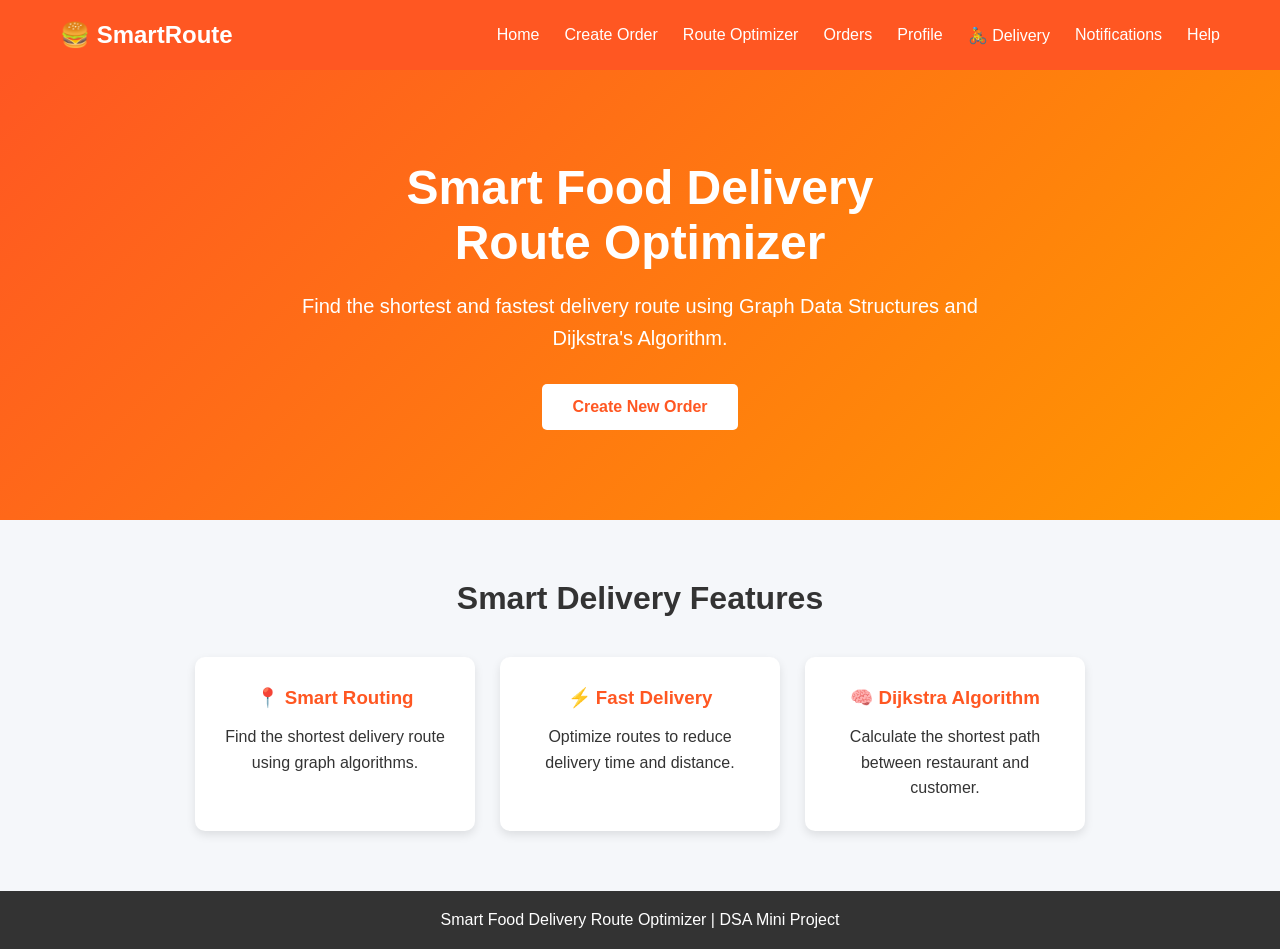
<file: index.html>
<!DOCTYPE html>
<html lang="en">
<head>
    <meta charset="UTF-8">
    <meta name="viewport" content="width=device-width, initial-scale=1.0">

    <title>Smart Food Delivery Route Optimizer</title>

    <link rel="stylesheet" href="css/style.css">
</head>

<body>

    <!-- NAVIGATION BAR -->
<nav>

    <div class="logo">
        🍔 SmartRoute
    </div>

    <div class="nav-links">

        <a href="index.html">Home</a>

        <a href="create-order.html">Create Order</a>

        <a href="route-optimizer.html">Route Optimizer</a>

        <a href="order-history.html">Orders</a>

        <a href="profile.html">Profile</a>
        <a href="delivery-dashboard.html">🚴 Delivery</a>

        <a href="notifications.html">Notifications</a>

        <a href="help-support.html">Help</a>

    </div>

</nav>
    


    <!-- HERO SECTION -->

    <section class="hero">

        <div class="hero-content">

            <h1>
                Smart Food Delivery
                <span>Route Optimizer</span>
            </h1>

            <p>
                Find the shortest and fastest delivery route
                using Graph Data Structures and Dijkstra's Algorithm.
            </p>

            <a href="create-order.html" class="btn">
                Create New Order
            </a>

        </div>

    </section>


    <!-- FEATURES -->

    <section class="features">

        <h2>Smart Delivery Features</h2>

        <div class="feature-container">

            <div class="card">

                <h3>📍 Smart Routing</h3>

                <p>
                    Find the shortest delivery route
                    using graph algorithms.
                </p>

            </div>


            <div class="card">

                <h3>⚡ Fast Delivery</h3>

                <p>
                    Optimize routes to reduce
                    delivery time and distance.
                </p>

            </div>


            <div class="card">

                <h3>🧠 Dijkstra Algorithm</h3>

                <p>
                    Calculate the shortest path
                    between restaurant and customer.
                </p>

            </div>

        </div>

    </section>


    <!-- FOOTER -->

    <footer>

        <p>
            Smart Food Delivery Route Optimizer
            | DSA Mini Project
        </p>

    </footer>

</body>
</html>
</file>
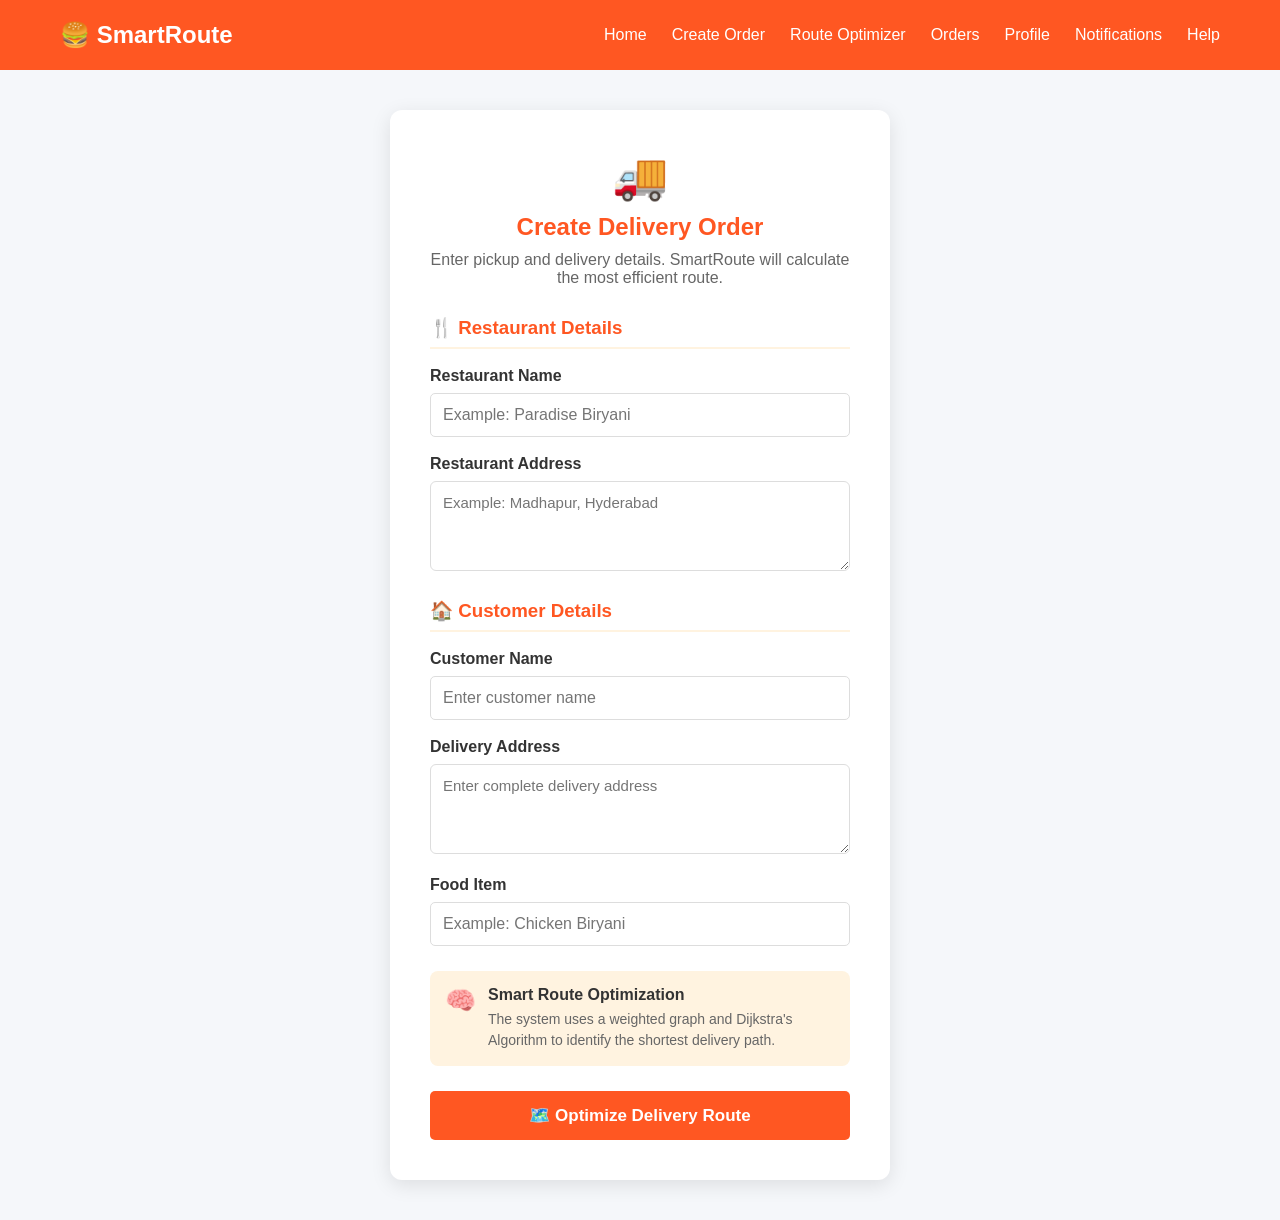
<file: create-order.html>
<!DOCTYPE html>
<html lang="en">

<head>

    <meta charset="UTF-8">

    <meta name="viewport"
          content="width=device-width, initial-scale=1.0">

    <title>Create Order | SmartRoute</title>

    <link rel="stylesheet" href="css/style.css">

</head>

<body>

    <!-- NAVBAR -->

    <nav>

        <div class="logo">
            🍔 SmartRoute
        </div>

        <div class="nav-links">

            <a href="index.html">Home</a>

            <a href="create-order.html">Create Order</a>

            <a href="route-optimizer.html">Route Optimizer</a>

            <a href="order-history.html">Orders</a>

            <a href="profile.html">Profile</a>

            <a href="notifications.html">Notifications</a>

            <a href="help-support.html">Help</a>

        </div>

    </nav>


    <!-- CREATE ORDER -->

    <section class="order-page">

        <div class="order-box">

            <div class="page-icon">
                🚚
            </div>

            <h1>Create Delivery Order</h1>

            <p class="subtitle">

                Enter pickup and delivery details.
                SmartRoute will calculate the most efficient route.

            </p>


            <form id="orderForm">


                <h3 class="form-section-title">

                    🍴 Restaurant Details

                </h3>


                <label>Restaurant Name</label>

                <input
                    type="text"
                    id="restaurantName"
                    placeholder="Example: Paradise Biryani"
                    required
                >


                <label>Restaurant Address</label>

                <textarea
                    id="restaurantAddress"
                    placeholder="Example: Madhapur, Hyderabad"
                    required
                ></textarea>



                <h3 class="form-section-title">

                    🏠 Customer Details

                </h3>


                <label>Customer Name</label>

                <input
                    type="text"
                    id="customerName"
                    placeholder="Enter customer name"
                    required
                >


                <label>Delivery Address</label>

                <textarea
                    id="deliveryAddress"
                    placeholder="Enter complete delivery address"
                    required
                ></textarea>


                <label>Food Item</label>

                <input
                    type="text"
                    id="foodItem"
                    placeholder="Example: Chicken Biryani"
                    required
                >


                <div class="delivery-info">

                    <span>🧠</span>

                    <div>

                        <strong>Smart Route Optimization</strong>

                        <p>

                            The system uses a weighted graph
                            and Dijkstra's Algorithm to identify
                            the shortest delivery path.

                        </p>

                    </div>

                </div>


                <button type="submit">

                    🗺️ Optimize Delivery Route

                </button>

            </form>

        </div>

    </section>


    <script src="js/order.js"></script>

</body>

</html>
</file>
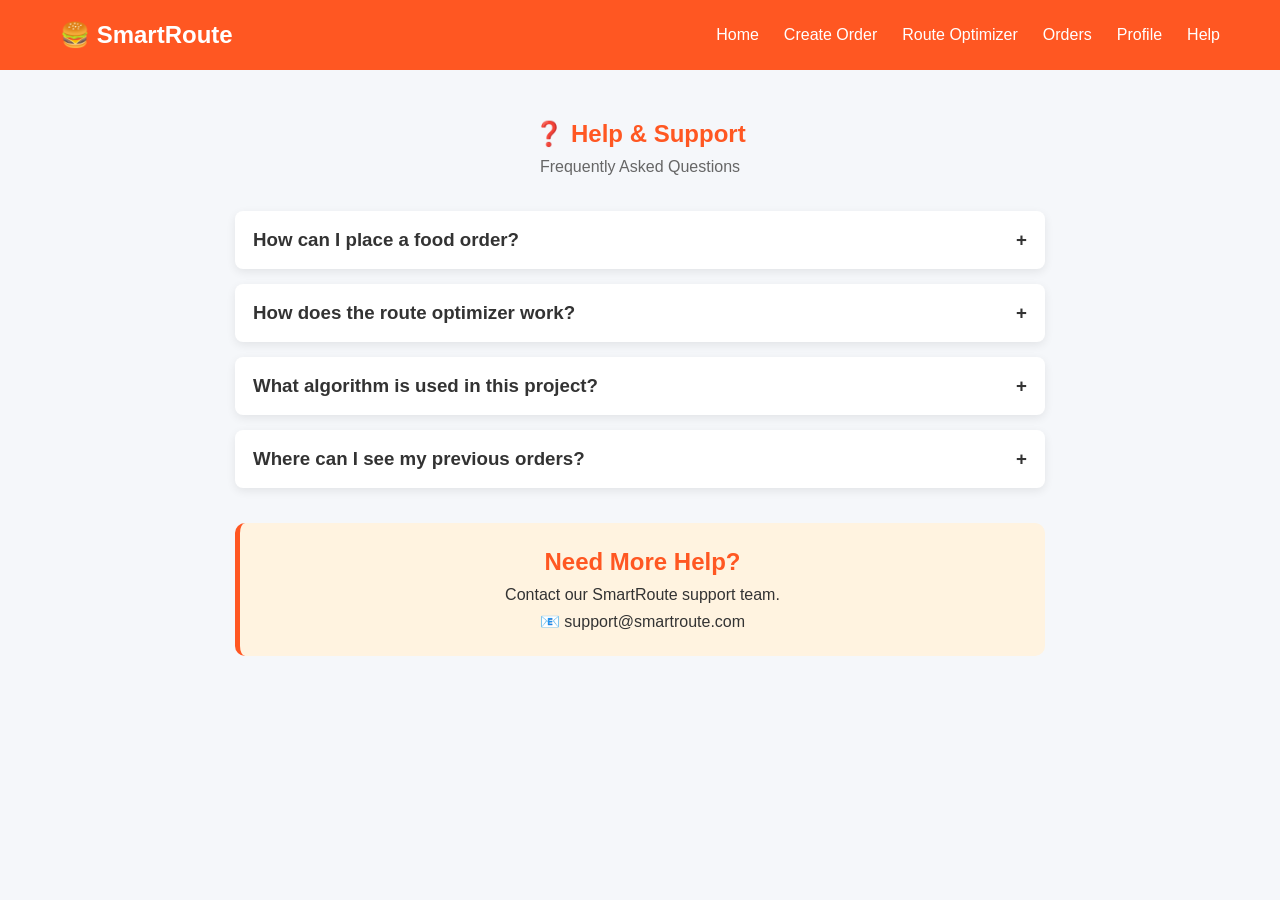
<file: help-support.html>
<!DOCTYPE html>
<html lang="en">

<head>

    <meta charset="UTF-8">

    <meta name="viewport"
          content="width=device-width, initial-scale=1.0">

    <title>Help & Support | SmartRoute</title>

    <link rel="stylesheet" href="css/style.css">

</head>

<body>

    <nav>

        <div class="logo">
            🍔 SmartRoute
        </div>

        <div class="nav-links">

            <a href="index.html">Home</a>

            <a href="create-order.html">Create Order</a>

            <a href="route-optimizer.html">Route Optimizer</a>

            <a href="order-history.html">Orders</a>

            <a href="profile.html">Profile</a>

            <a href="help-support.html">Help</a>

        </div>

    </nav>


    <section class="help-page">

        <h1>❓ Help & Support</h1>

        <p class="help-subtitle">
            Frequently Asked Questions
        </p>


        <div id="faqContainer">

        </div>


        <div class="support-box">

            <h2>Need More Help?</h2>

            <p>
                Contact our SmartRoute support team.
            </p>

            <p>
                📧 support@smartroute.com
            </p>

        </div>

    </section>


    <script src="js/help.js"></script>

</body>

</html>
</file>
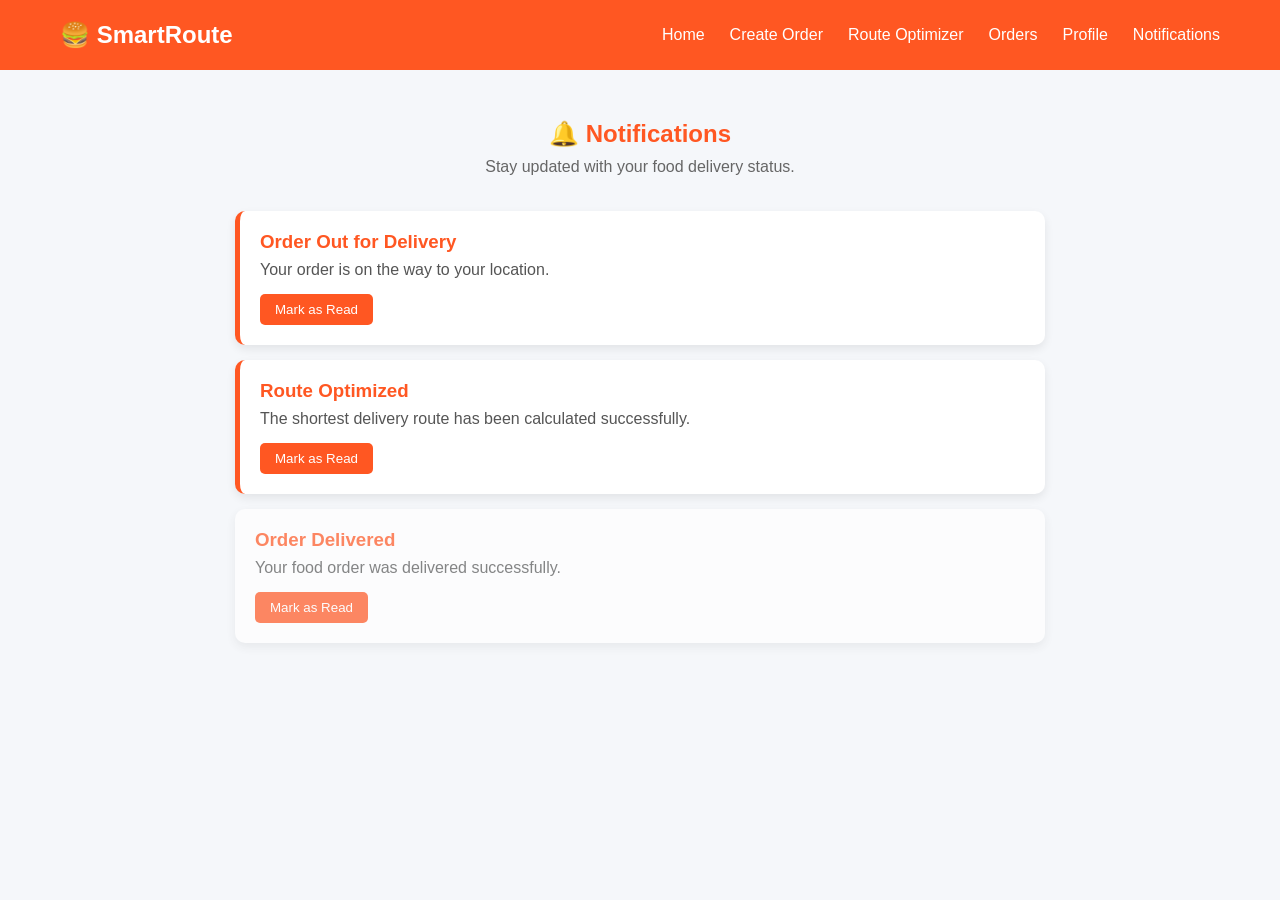
<file: notifications.html>
<!DOCTYPE html>
<html lang="en">

<head>
    <meta charset="UTF-8">
    <meta name="viewport" content="width=device-width, initial-scale=1.0">

    <title>Notifications | SmartRoute</title>

    <link rel="stylesheet" href="css/style.css">
</head>

<body>

    <nav>
        <div class="logo">🍔 SmartRoute</div>

        <div class="nav-links">
            <a href="index.html">Home</a>
            <a href="create-order.html">Create Order</a>
            <a href="route-optimizer.html">Route Optimizer</a>
            <a href="order-history.html">Orders</a>
            <a href="profile.html">Profile</a>
            <a href="notifications.html">Notifications</a>
        </div>
    </nav>


    <section class="notifications-page">

        <h1>🔔 Notifications</h1>

        <p class="notification-subtitle">
            Stay updated with your food delivery status.
        </p>

        <div id="notificationsContainer"></div>

    </section>


    <script src="js/notifications.js"></script>

</body>

</html>
</file>
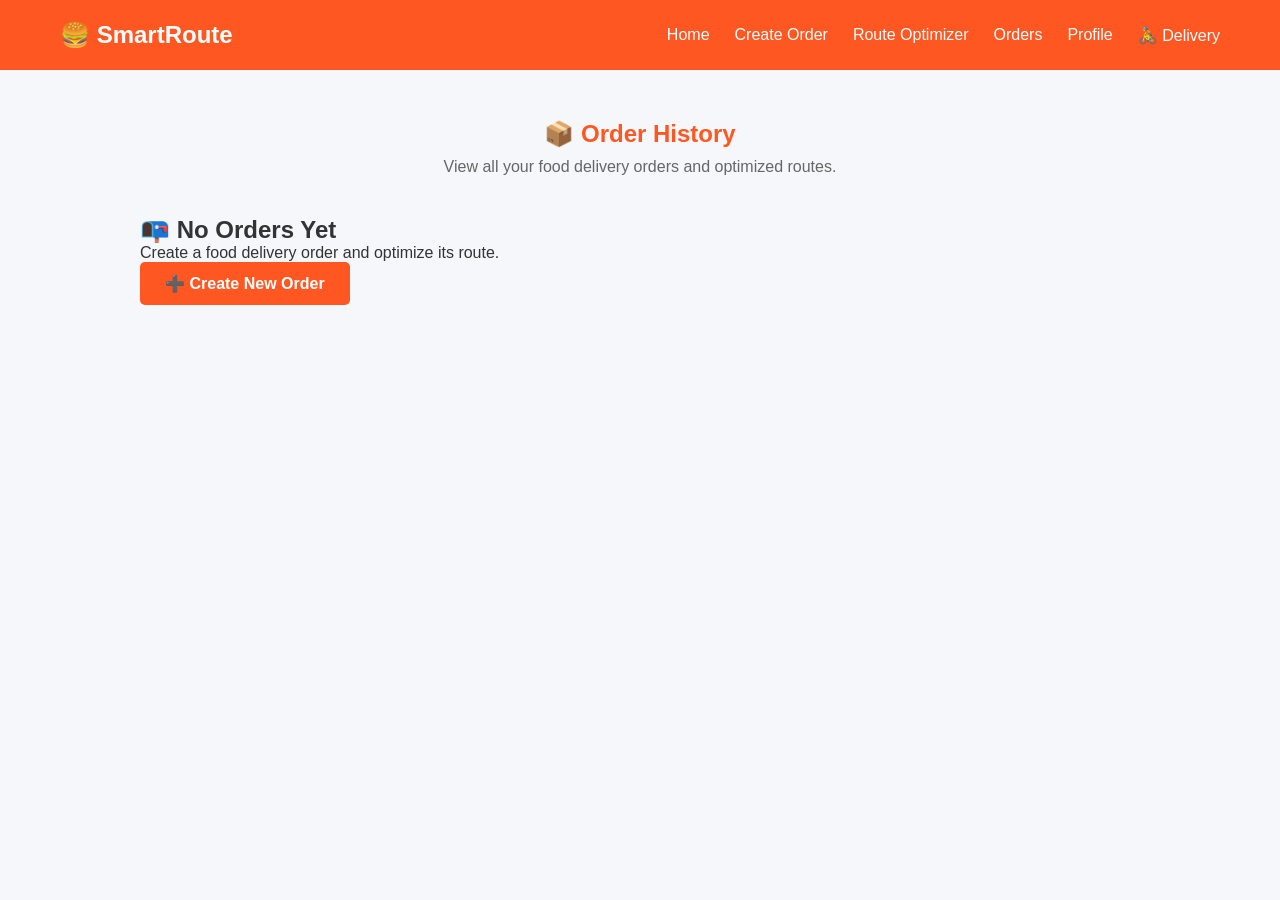
<file: order-history.html>
<!DOCTYPE html>
<html lang="en">

<head>
    <meta charset="UTF-8">
    <meta name="viewport" content="width=device-width, initial-scale=1.0">

    <title>Order History | SmartRoute</title>

    <link rel="stylesheet" href="css/style.css">
</head>

<body>

    <nav>
        <div class="logo">🍔 SmartRoute</div>

        <div class="nav-links">

    <a href="index.html">Home</a>

    <a href="create-order.html">Create Order</a>

    <a href="route-optimizer.html">Route Optimizer</a>

    <a href="order-history.html">Orders</a>

    <a href="profile.html">Profile</a>

    <a href="delivery-dashboard.html">🚴 Delivery</a>

</div>
    </nav>

    <section class="history-page">

        <h1>📦 Order History</h1>

        <p class="history-subtitle">
            View all your food delivery orders and optimized routes.
        </p>

        <div id="ordersContainer">
            Loading orders...
        </div>

    </section>

    <script src="js/history.js"></script>

</body>
</html>
</file>
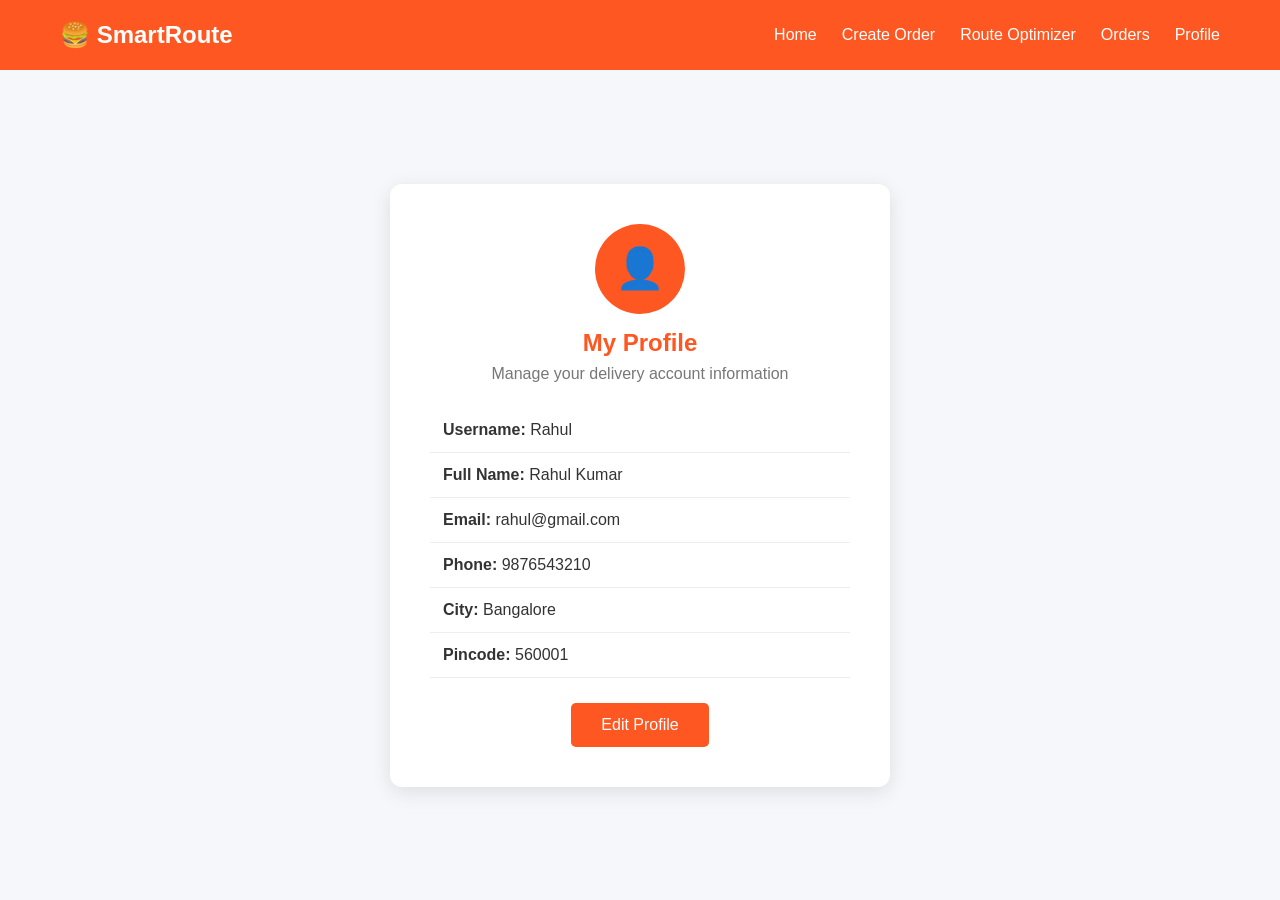
<file: profile.html>
<!DOCTYPE html>
<html lang="en">

<head>
    <meta charset="UTF-8">
    <meta name="viewport" content="width=device-width, initial-scale=1.0">

    <title>My Profile | SmartRoute</title>

    <link rel="stylesheet" href="css/style.css">
</head>

<body>

    <nav>
        <div class="logo">🍔 SmartRoute</div>

        <div class="nav-links">
            <a href="index.html">Home</a>
            <a href="create-order.html">Create Order</a>
            <a href="route-optimizer.html">Route Optimizer</a>
            <a href="order-history.html">Orders</a>
            <a href="profile.html">Profile</a>
        </div>
    </nav>


    <section class="profile-page">

        <div class="profile-box">

            <div class="profile-avatar">
                👤
            </div>

            <h1>My Profile</h1>

            <p class="profile-subtitle">
                Manage your delivery account information
            </p>


            <div class="profile-info">

                <p>
                    <strong>Username:</strong>
                    <span id="username">Rahul</span>
                </p>

                <p>
                    <strong>Full Name:</strong>
                    <span id="fullName">Rahul Kumar</span>
                </p>

                <p>
                    <strong>Email:</strong>
                    <span id="email">rahul@gmail.com</span>
                </p>

                <p>
                    <strong>Phone:</strong>
                    <span id="phone">9876543210</span>
                </p>

                <p>
                    <strong>City:</strong>
                    <span id="city">Bangalore</span>
                </p>

                <p>
                    <strong>Pincode:</strong>
                    <span id="pincode">560001</span>
                </p>

            </div>

            <button id="editProfileBtn">
                Edit Profile
            </button>

        </div>

    </section>


    <script src="js/profile.js"></script>

</body>

</html>
</file>
<file: css/style.css>
* {
    margin: 0;
    padding: 0;
    box-sizing: border-box;
    font-family: Arial, sans-serif;
}

body {
    background: #f5f7fa;
    color: #333;
}


/* NAVBAR */

nav {
    height: 70px;
    background: #ff5722;

    display: flex;
    align-items: center;
    justify-content: space-between;

    padding: 0 60px;
}

.logo {
    color: white;
    font-size: 24px;
    font-weight: bold;
}

.nav-links {
    display: flex;
    gap: 25px;
}

.nav-links a {
    color: white;
    text-decoration: none;
    font-size: 16px;
}

.nav-links a:hover {
    text-decoration: underline;
}


/* HERO */

.hero {
    min-height: 450px;

    display: flex;
    align-items: center;
    justify-content: center;

    text-align: center;

    background: linear-gradient(
        135deg,
        #ff5722,
        #ff9800
    );

    color: white;

    padding: 50px;
}

.hero-content {
    max-width: 750px;
}

.hero h1 {
    font-size: 48px;
    margin-bottom: 20px;
}

.hero h1 span {
    display: block;
}

.hero p {
    font-size: 20px;
    line-height: 1.6;
    margin-bottom: 30px;
}

.btn {
    display: inline-block;

    padding: 14px 30px;

    background: white;
    color: #ff5722;

    text-decoration: none;

    font-weight: bold;

    border-radius: 5px;
}


/* FEATURES */

.features {
    padding: 60px;
    text-align: center;
}

.features h2 {
    font-size: 32px;
    margin-bottom: 40px;
}

.feature-container {
    display: flex;
    justify-content: center;
    gap: 25px;
}

.card {
    background: white;

    width: 280px;

    padding: 30px;

    border-radius: 10px;

    box-shadow:
        0 4px 10px rgba(0,0,0,0.1);
}

.card h3 {
    margin-bottom: 15px;
    color: #ff5722;
}

.card p {
    line-height: 1.6;
}


/* FOOTER */

footer {
    background: #333;
    color: white;

    text-align: center;

    padding: 20px;
}


/* MOBILE */

@media (max-width: 768px) {

    nav {
        padding: 0 20px;
        flex-direction: column;
        height: auto;
        padding-top: 15px;
        padding-bottom: 15px;
    }

    .nav-links {
        margin-top: 15px;
        flex-wrap: wrap;
        justify-content: center;
    }

    .hero h1 {
        font-size: 35px;
    }

    .feature-container {
        flex-direction: column;
        align-items: center;
    }

}
/* ================= CREATE ORDER PAGE ================= */

.order-page {
    min-height: calc(100vh - 70px);

    display: flex;
    justify-content: center;
    align-items: center;

    padding: 40px;
}

.order-box {
    width: 500px;
    max-width: 100%;

    background: white;

    padding: 40px;

    border-radius: 12px;

    box-shadow: 0 5px 20px rgba(0,0,0,0.1);
}

.order-box h1 {
    text-align: center;
    color: #ff5722;

    margin-bottom: 10px;
}

.subtitle {
    text-align: center;
    margin-bottom: 30px;

    color: #666;
}

.order-box label {
    display: block;

    margin-top: 18px;
    margin-bottom: 8px;

    font-weight: bold;
}

.order-box input,
.order-box select {
    width: 100%;

    padding: 12px;

    border: 1px solid #ddd;

    border-radius: 5px;

    font-size: 16px;
}

.order-box button {
    width: 100%;

    margin-top: 25px;

    padding: 14px;

    border: none;

    background: #ff5722;

    color: white;

    font-size: 17px;

    font-weight: bold;

    border-radius: 5px;

    cursor: pointer;
}

.order-box button:hover {
    background: #e64a19;
}
/* ================= ROUTE OPTIMIZER PAGE ================= */

.route-page {
    min-height: calc(100vh - 70px);

    display: flex;
    justify-content: center;
    align-items: center;

    padding: 40px;
}

.route-box {
    width: 650px;
    max-width: 100%;

    background: white;

    padding: 40px;

    border-radius: 12px;

    box-shadow: 0 5px 20px rgba(0,0,0,0.1);
}

.route-box h1 {
    text-align: center;

    color: #ff5722;

    margin-bottom: 10px;
}

.route-subtitle {
    text-align: center;

    color: #666;

    margin-bottom: 30px;
}

#orderDetails {

    background: #fff3e0;

    padding: 20px;

    border-radius: 8px;

    margin-bottom: 20px;

    line-height: 1.8;
}

.algorithm-info {

    background: #f5f5f5;

    padding: 20px;

    border-left: 5px solid #ff5722;

    margin-bottom: 20px;

    border-radius: 5px;
}

.algorithm-info h3 {

    margin-bottom: 8px;

    color: #ff5722;
}

#optimizeButton {

    width: 100%;

    padding: 15px;

    border: none;

    border-radius: 6px;

    background: #ff5722;

    color: white;

    font-size: 17px;

    font-weight: bold;

    cursor: pointer;
}

#optimizeButton:hover {

    background: #e64a19;
}

#result {

    margin-top: 25px;

    padding: 20px;

    background: #e8f5e9;

    border-radius: 8px;

    line-height: 1.8;

    display: none;
}

.route-path {

    font-size: 18px;

    font-weight: bold;

    color: #2e7d32;

    margin-top: 10px;
}

.distance {

    font-size: 20px;

    color: #ff5722;

    font-weight: bold;
}
/* ================= ORDER HISTORY ================= */

.history-page {

    min-height: calc(100vh - 70px);

    padding: 50px;

    max-width: 1100px;

    margin: auto;
}

.history-page h1 {

    text-align: center;

    color: #ff5722;

    margin-bottom: 10px;
}

.history-subtitle {

    text-align: center;

    color: #666;

    margin-bottom: 40px;
}


.order-card {

    background: white;

    padding: 25px;

    margin-bottom: 20px;

    border-radius: 10px;

    box-shadow:
        0 4px 12px rgba(0,0,0,0.08);
}


.order-header {

    display: flex;

    justify-content: space-between;

    align-items: center;

    border-bottom:
        1px solid #eee;

    padding-bottom: 15px;

    margin-bottom: 15px;
}


.order-header h2 {

    color: #333;

    font-size: 20px;
}


.status {

    background: #e8f5e9;

    color: #2e7d32;

    padding: 7px 15px;

    border-radius: 20px;

    font-weight: bold;

    font-size: 14px;
}


.order-info p {

    margin-bottom: 10px;

    line-height: 1.5;
}


.no-orders {

    background: white;

    padding: 50px;

    text-align: center;

    border-radius: 10px;

    box-shadow:
        0 4px 12px rgba(0,0,0,0.08);
}


.create-order-btn {

    display: inline-block;

    background: #ff5722;

    color: white;

    text-decoration: none;

    padding: 12px 25px;

    border-radius: 5px;

    font-weight: bold;
}
/* ================= PROFILE PAGE ================= */

.profile-page {

    min-height: calc(100vh - 70px);

    display: flex;

    justify-content: center;

    align-items: center;

    padding: 40px;
}


.profile-box {

    width: 500px;

    max-width: 100%;

    background: white;

    padding: 40px;

    border-radius: 12px;

    text-align: center;

    box-shadow:
        0 5px 20px rgba(0,0,0,0.1);
}


.profile-avatar {

    width: 90px;

    height: 90px;

    background: #ff5722;

    color: white;

    border-radius: 50%;

    margin: auto;

    display: flex;

    justify-content: center;

    align-items: center;

    font-size: 40px;

    margin-bottom: 15px;
}


.profile-box h1 {

    color: #ff5722;

    margin-bottom: 8px;
}


.profile-subtitle {

    color: #777;

    margin-bottom: 25px;
}


.profile-info {

    text-align: left;

    margin-bottom: 25px;
}


.profile-info p {

    padding: 13px;

    border-bottom:
        1px solid #eee;
}


.profile-box button {

    background: #ff5722;

    color: white;

    border: none;

    padding: 13px 30px;

    border-radius: 5px;

    font-size: 16px;

    cursor: pointer;
}


.profile-box button:hover {

    background: #e64a19;
}
/* ================= NOTIFICATIONS PAGE ================= */

.notifications-page {

    max-width: 850px;

    margin: auto;

    padding: 50px 20px;

    min-height: calc(100vh - 70px);
}


.notifications-page h1 {

    text-align: center;

    color: #ff5722;

    margin-bottom: 10px;
}


.notification-subtitle {

    text-align: center;

    color: #666;

    margin-bottom: 35px;
}


.notification {

    background: white;

    padding: 20px;

    margin-bottom: 15px;

    border-radius: 10px;

    box-shadow:
        0 4px 10px rgba(0,0,0,0.08);
}


.notification h3 {

    color: #ff5722;

    margin-bottom: 8px;
}


.notification p {

    color: #555;

    margin-bottom: 15px;
}


.notification button {

    background: #ff5722;

    color: white;

    border: none;

    padding: 8px 15px;

    border-radius: 5px;

    cursor: pointer;
}


.unread {

    border-left:
        5px solid #ff5722;
}


.read {

    opacity: 0.7;
}
/* ================= HELP & SUPPORT ================= */

.help-page {

    max-width: 850px;

    margin: auto;

    padding: 50px 20px;

    min-height: calc(100vh - 70px);
}


.help-page h1 {

    text-align: center;

    color: #ff5722;

    margin-bottom: 10px;
}


.help-subtitle {

    text-align: center;

    color: #666;

    margin-bottom: 35px;
}


.faq-box {

    background: white;

    margin-bottom: 15px;

    border-radius: 8px;

    box-shadow:
        0 3px 10px rgba(0,0,0,0.08);

    overflow: hidden;
}


.faq-box h3 {

    padding: 18px;

    cursor: pointer;

    display: flex;

    justify-content: space-between;

    color: #333;
}


.faq-answer {

    display: none;

    padding: 0 18px 18px;

    color: #666;

    line-height: 1.6;
}


.support-box {

    margin-top: 35px;

    background: #fff3e0;

    padding: 25px;

    text-align: center;

    border-radius: 10px;

    border-left:
        5px solid #ff5722;
}


.support-box h2 {

    color: #ff5722;

    margin-bottom: 10px;
}


.support-box p {

    margin-top: 8px;
}
/* ================= UPGRADED CREATE ORDER ================= */

textarea {

    width: 100%;

    min-height: 90px;

    padding: 12px;

    border: 1px solid #ddd;

    border-radius: 6px;

    font-size: 15px;

    resize: vertical;
}


.page-icon {

    text-align: center;

    font-size: 45px;

    margin-bottom: 10px;
}


.form-section-title {

    color: #ff5722;

    margin-top: 25px;

    margin-bottom: 10px;

    padding-bottom: 8px;

    border-bottom:
        2px solid #fff3e0;
}


.delivery-info {

    display: flex;

    gap: 12px;

    background: #fff3e0;

    padding: 15px;

    border-radius: 8px;

    margin-top: 25px;

    align-items: flex-start;
}


.delivery-info span {

    font-size: 25px;
}


.delivery-info p {

    color: #666;

    font-size: 14px;

    margin-top: 5px;

    line-height: 1.5;
}
/* ================= DELIVERY PARTNER DASHBOARD ================= */

.delivery-dashboard {

    max-width: 1200px;

    margin: auto;

    padding: 40px 25px;

    min-height: calc(100vh - 70px);
}


.dashboard-header {

    display: flex;

    justify-content: space-between;

    align-items: center;

    margin-bottom: 30px;
}


.dashboard-header h1 {

    color: #ff5722;

    margin-bottom: 8px;
}


.dashboard-header p {

    color: #666;
}


.live-badge {

    background: #e8f5e9;

    color: #2e7d32;

    padding: 8px 15px;

    border-radius: 20px;

    font-size: 13px;

    font-weight: bold;
}


/* LOCATION SUMMARY */

.delivery-summary {

    display: flex;

    align-items: center;

    justify-content: space-between;

    gap: 20px;

    margin-bottom: 30px;
}


.location-card {

    flex: 1;

    display: flex;

    gap: 15px;

    align-items: center;

    background: white;

    padding: 22px;

    border-radius: 12px;

    box-shadow:
        0 4px 12px rgba(0,0,0,0.08);
}


.location-icon {

    width: 55px;

    height: 55px;

    border-radius: 50%;

    display: flex;

    align-items: center;

    justify-content: center;

    font-size: 25px;

    background: #fff3e0;
}


.location-card small {

    color: #888;

    font-size: 11px;

    font-weight: bold;
}


.location-card h3 {

    margin: 5px 0;

    color: #333;
}


.location-card p {

    color: #666;

    font-size: 14px;
}


.route-arrow {

    font-size: 35px;

    color: #ff5722;
}


/* MAP */

.map-container {

    background: white;

    border-radius: 12px;

    padding: 25px;

    box-shadow:
        0 4px 15px rgba(0,0,0,0.08);

    margin-bottom: 25px;
}


.map-header {

    display: flex;

    justify-content: space-between;

    align-items: center;

    margin-bottom: 20px;
}


.map-header h2 {

    color: #333;
}


.map-header span {

    color: #888;

    font-size: 13px;
}


.delivery-map {

    height: 400px;

    position: relative;

    overflow: hidden;

    border-radius: 10px;

    background:

        linear-gradient(
            135deg,
            #e8f5e9,
            #e3f2fd
        );

    border:
        1px solid #ddd;
}


/* MAP NODES */

.map-node {

    width: 55px;

    height: 55px;

    border-radius: 50%;

    position: absolute;

    display: flex;

    align-items: center;

    justify-content: center;

    font-weight: bold;

    background: white;

    box-shadow:
        0 3px 10px rgba(0,0,0,0.15);

    z-index: 2;
}


.map-node span {

    position: absolute;

    top: 62px;

    width: 100px;

    text-align: center;

    font-size: 12px;

    color: #333;
}


.restaurant-node {

    left: 8%;

    top: 45%;

    background: #fff3e0;
}


.node-a {

    left: 25%;

    top: 20%;

    background: #e3f2fd;
}


.node-b {

    left: 28%;

    bottom: 20%;

    background: #e3f2fd;
}


.node-c {

    left: 50%;

    top: 30%;

    background: #e3f2fd;
}


.node-d {

    left: 55%;

    bottom: 20%;

    background: #e3f2fd;
}


.customer-node {

    right: 8%;

    top: 45%;

    background: #e8f5e9;
}


/* ROADS */

.road {

    position: absolute;

    height: 4px;

    background: #90a4ae;

    transform-origin: left center;

    z-index: 1;

    border-radius: 5px;
}


.road-1 {

    width: 220px;

    left: 12%;

    top: 48%;

    transform: rotate(-25deg);
}


.road-2 {

    width: 230px;

    left: 12%;

    top: 50%;

    transform: rotate(25deg);
}


.road-3 {

    width: 200px;

    left: 30%;

    top: 25%;

    transform: rotate(20deg);
}


.road-4 {

    width: 180px;

    left: 32%;

    top: 70%;

    transform: rotate(-20deg);
}


.road-5 {

    width: 180px;

    left: 52%;

    top: 35%;

    transform: rotate(30deg);
}


.road-6 {

    width: 250px;

    left: 58%;

    top: 68%;

    transform: rotate(-25deg);
}


/* LEGEND */

.map-legend {

    display: flex;

    justify-content: center;

    gap: 30px;

    margin-top: 20px;

    color: #666;

    font-size: 14px;
}


/* BUTTON */

.optimize-route-btn {

    width: 100%;

    padding: 16px;

    border: none;

    border-radius: 8px;

    background: #ff5722;

    color: white;

    font-size: 17px;

    font-weight: bold;

    cursor: pointer;
}


.optimize-route-btn:hover {

    background: #e64a19;
}


/* RESULT */

.route-result {

    display: none;

    margin-top: 25px;

    background: white;

    padding: 30px;

    border-radius: 12px;

    box-shadow:
        0 4px 15px rgba(0,0,0,0.08);
}


.result-header {

    text-align: center;

    margin-bottom: 25px;
}


.result-header h2 {

    color: #2e7d32;

    margin-bottom: 8px;
}


.result-header p {

    color: #666;
}


.route-path-box {

    background: #fff3e0;

    padding: 20px;

    border-radius: 8px;

    text-align: center;
}


.optimized-path {

    margin-top: 12px;

    color: #ff5722;

    font-size: 20px;

    font-weight: bold;
}


/* STATS */

.route-stats {

    display: grid;

    grid-template-columns:
        repeat(4, 1fr);

    gap: 15px;

    margin-top: 25px;
}


.stat-card {

    padding: 20px;

    text-align: center;

    border-radius: 10px;

    background: #f8f9fa;
}


.stat-card span {

    font-size: 25px;

    display: block;

    margin-bottom: 8px;
}


.stat-card small {

    color: #777;
}


.stat-card h3 {

    margin-top: 8px;

    color: #333;
}


/* ALGORITHM */

.algorithm-box {

    margin-top: 25px;

    background: #f5f5f5;

    padding: 22px;

    border-left:
        5px solid #ff5722;

    border-radius: 5px;
}


.algorithm-box h3 {

    color: #ff5722;

    margin-bottom: 10px;
}


.algorithm-box p {

    color: #555;

    line-height: 1.6;
}


/* SAVE BUTTON */

.save-order-btn {

    width: 100%;

    margin-top: 25px;

    padding: 15px;

    border: none;

    border-radius: 8px;

    background: #2e7d32;

    color: white;

    font-size: 16px;

    font-weight: bold;

    cursor: pointer;
}


/* RESPONSIVE */

@media (max-width: 800px) {

    .delivery-summary {

        flex-direction: column;
    }


    .route-arrow {

        transform: rotate(90deg);
    }


    .route-stats {

        grid-template-columns:
            repeat(2, 1fr);
    }


    .dashboard-header {

        flex-direction: column;

        align-items: flex-start;

        gap: 15px;
    }

}
/* ================= REAL MAP ================= */

#map {

    width: 100%;

    height: 450px;

    border-radius: 10px;

    border: 1px solid #ddd;

}


.loading-message {

    text-align: center;

    margin-top: 20px;

    font-size: 16px;

    font-weight: bold;

    color: #ff5722;

    min-height: 25px;

}
/* ================= DELIVERY PARTNER DASHBOARD ================= */

.delivery-partner-page {

    max-width: 1200px;

    margin: auto;

    padding: 40px 25px;

    min-height: calc(100vh - 70px);

}


/* HEADER */

.partner-header {

    display: flex;

    justify-content: space-between;

    align-items: center;

    margin-bottom: 30px;

}


.partner-header h1 {

    color: #ff5722;

    margin-bottom: 8px;

}


.partner-header p {

    color: #666;

}


/* STATUS */

.delivery-status {

    background: #fff3e0;

    color: #ff5722;

    padding: 10px 18px;

    border-radius: 20px;

    font-weight: bold;

}


/* ORDER CARD */

.assigned-order-card {

    background: white;

    padding: 30px;

    border-radius: 12px;

    box-shadow:
        0 4px 15px rgba(0,0,0,0.08);

    margin-bottom: 25px;

}


.assigned-order-card h2 {

    margin-bottom: 25px;

}


/* LOCATIONS */

.partner-order-info {

    display: grid;

    grid-template-columns:
        repeat(2, 1fr);

    gap: 25px;

}


.partner-location {

    display: flex;

    gap: 15px;

    padding: 20px;

    background: #f8f9fa;

    border-radius: 10px;

}


.partner-location > span {

    font-size: 28px;

}


.partner-location small {

    color: #888;

    font-size: 11px;

    font-weight: bold;

}


.partner-location h3 {

    margin: 6px 0;

}


.partner-location p {

    color: #666;

    font-size: 14px;

}


/* DELIVERY STATS */

.partner-stats {

    display: grid;

    grid-template-columns:
        repeat(3, 1fr);

    gap: 20px;

    margin-top: 25px;

}


.partner-stats div {

    background: #fff3e0;

    padding: 18px;

    border-radius: 10px;

    text-align: center;

}


.partner-stats small {

    color: #777;

}


.partner-stats h3 {

    margin-top: 8px;

    color: #ff5722;

}


/* MAP */

.partner-map-container {

    background: white;

    padding: 25px;

    border-radius: 12px;

    box-shadow:
        0 4px 15px rgba(0,0,0,0.08);

}


.partner-map-container h2 {

    margin-bottom: 20px;

}


#partnerMap {

    width: 100%;

    height: 450px;

    border-radius: 10px;

}


/* BUTTONS */

.delivery-actions {

    display: flex;

    gap: 20px;

    margin-top: 25px;

}


.delivery-actions button {

    flex: 1;

    padding: 16px;

    border: none;

    border-radius: 8px;

    font-size: 16px;

    font-weight: bold;

    cursor: pointer;

}


.start-delivery-btn {

    background: #ff5722;

    color: white;

}


.delivered-btn {

    background: #2e7d32;

    color: white;

}


.delivery-actions button:disabled {

    background: #ccc;

    cursor: not-allowed;

}


/* RESPONSIVE */

@media (max-width: 800px) {

    .partner-header {

        flex-direction: column;

        align-items: flex-start;

        gap: 15px;

    }


    .partner-order-info {

        grid-template-columns: 1fr;

    }


    .partner-stats {

        grid-template-columns: 1fr;

    }


    .delivery-actions {

        flex-direction: column;

    }

}
.history-btn {

    flex: 1;

    padding: 16px;

    background: #333;

    color: white;

    text-decoration: none;

    text-align: center;

    border-radius: 8px;

    font-size: 16px;

    font-weight: bold;

}
</file>
